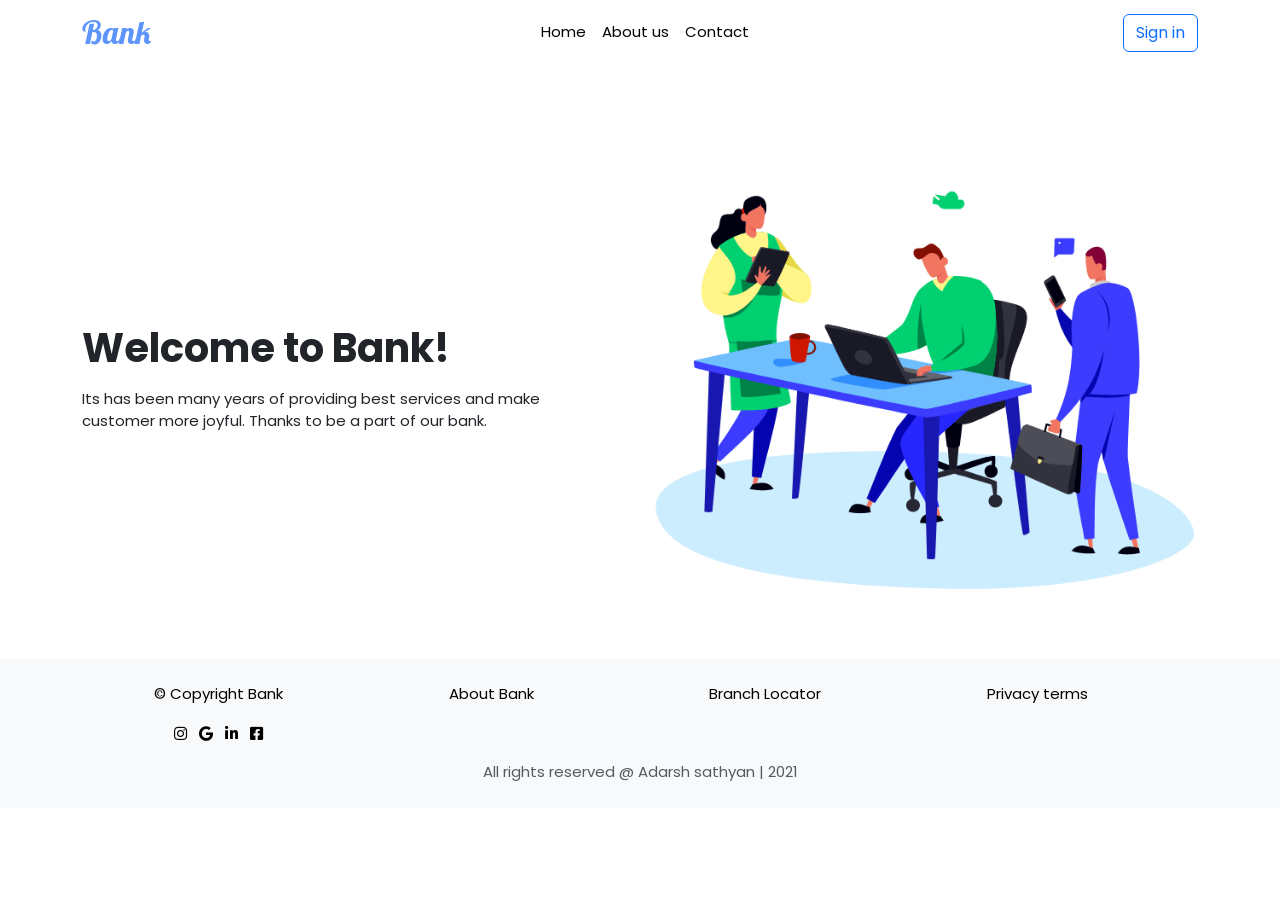
<file: Landing_page/index.html>
<!DOCTYPE html>
<html lang="en">

<head>
  <meta charset="UTF-8">
  <meta http-equiv="X-UA-Compatible" content="IE=edge">
  <meta name="viewport" content="width=device-width, initial-scale=1.0">
  <title>Bank</title>
  <link rel="stylesheet" href="./css/style.css">
  <link href="https://cdn.jsdelivr.net/npm/bootstrap@5.1.3/dist/css/bootstrap.min.css" rel="stylesheet"
    integrity="sha384-1BmE4kWBq78iYhFldvKuhfTAU6auU8tT94WrHftjDbrCEXSU1oBoqyl2QvZ6jIW3" crossorigin="anonymous">
    <link rel="stylesheet" href="https://pro.fontawesome.com/releases/v5.10.0/css/all.css" integrity="sha384-AYmEC3Yw5cVb3ZcuHtOA93w35dYTsvhLPVnYs9eStHfGJvOvKxVfELGroGkvsg+p" crossorigin="anonymous"/>

</head>

<body class="body" >
<header>
    <nav class="navbar navbar-expand-lg navbar-light  ">
      <div class="container">
        <a class="navbar-brand " href="#"><span class="h2 " style="font-family: 'Lobster', cursive; color: #5d95fd;">Bank</span></a>
        <button class="navbar-toggler" type="button" data-bs-toggle="collapse" data-bs-target="#navbarSupportedContent"
          aria-controls="navbarSupportedContent" aria-expanded="false" aria-label="Toggle navigation">
          <span class="navbar-toggler-icon"></span>
        </button>
        <div class="collapse navbar-collapse  justify-content-between" id="navbarSupportedContent">
          <ul class="navbar-nav ms-auto mb-2 mb-lg-0 ">
            <li class="nav-item ">
              <a class="nav-link active " aria-current="page" href="#">Home</a>
            </li>
            <li class="nav-item">
              <a class="nav-link active" aria-current="page" id="balance1" href="#"  onclick="bank.checkBalance()">Balance</a>
            </li>
            <li class="nav-item">
              <a class="nav-link active" aria-current="page" href="#" id="fund_transfer"  data-bs-toggle="modal" data-bs-target="#exampleModal">Fund transfer</a>
            </li>
            <li class="nav-item">
              <a class="nav-link active" aria-current="page" href="#">About us</a>
            </li>
            <li class="nav-item">
              <a class="nav-link active" aria-current="page" href="#">Contact</a>
            </li>
          </ul>
          <ul class="navbar-nav ms-auto">
            <a href="../Login/index.html" class="btn btn-outline-primary" id="signin">Sign in</a>
            <button class="btn btn-outline-dark " id="logout" onclick="bank.logout()">Logout</button>
          </ul>
        </div>
      </div>
    </nav>
</header>


<!-- Modal -->
<div class="modal fade" id="exampleModal" tabindex="-1" aria-labelledby="exampleModalLabel" aria-hidden="true">
  <div class="modal-dialog">
    <div class="modal-content">
      <div class="modal-header">
        <h6 class="modal-title" id="exampleModalLabel">Online transaction</h6><br>
          
    
        <button type="button" class="btn-close" data-bs-dismiss="modal" aria-label="Close"></button>
      </div>
      <div class="modal-body">
        <div class="form-group col-md-12 p-5 col-12">
          <h5 class="text-center ">Transfer Money</h5>
          <div class="d-flex justify-content-center">
            <img src="./images/transfer.gif" alt="" class="img-fluid col-md-12 " style="width: 50%; height: 200px;">
          </div>
          
          <div class="mb-3">
            <input type="password" placeholder="To account number" id="to_acno" class="form-control col-md-12">
          </div>
          <div class="mb-3">
            <input type="password" placeholder="confirm account number" id="c_acno" class="form-control col-md-12">
          </div>
          <div class="mb-3">
            <input type="number" placeholder="Amount" id="amnt" class="form-control col-md-12">
          </div>
          <div class="mb-5">
            <button onclick="bank.fundTransfer()" class="btn btn-outline-primary col-md-12 col-12">Transfer</button>
          </div>
          
          <div class="d-flex justify-content-between">
            <a class="text-left text-muted" style="text-decoration: none;">Learn more</a>
            <a href="#" class="text-right text-muted" style="text-decoration: none;" data-bs-dismiss="modal" aria-label="Close">Cancel</a>
          </div>
        </div>
        
      </div>
      
    </div>
  </div>
</div>

  <section id="land_page">
    <div class="container mt-5 col-md-12 col-12"  >
      <div class="row align-items-center">
        <div class="col-md-6 col-12">
          <h1 class="fw-bold ">Welcome to Bank!</h1>
          <p class="mt-3 col-md-11 " >Its has been many years of providing best services and make customer more joyful. Thanks to be a part of
            our bank.</p>
        </div>
        <div class="col-md-6 col-12">
          <img src="./images/home.gif" alt="" class="img-fluid">
        </div>
      </div>
    </div>
  </section>
  <section id="balance" style="display: none;">
    <div class="container mt-5 col-md-12 col-12"  >
      <div class="row align-items-center">
        <div class="col-md-6 col-12">
          <p class="mt-3 col-md-12 text-center " >Your available balance is</p>
            <h1 class="fw-bold text-center col-12" id="balance_amnt" style="font-size: 90px;">$890.00</h1>
        </div>
        <div class="col-md-6 col-12">
          <img src="./images/balance.gif" alt="" class="img-fluid">
        </div>
      </div>
    </div>
  </section>
<footer>
  <div class="container-fluid bg-light">
    <div class="container p-4">
      <div class="row  col-md-12 col-12 ">
      
        <div class="col-md-3 col-12">
          <p class="text-center "><a href="" style="text-decoration: none;color: black;">© Copyright Bank</a></p>
          <p class="text-center">
            <a href=""  style="text-decoration: none;color: black;">
            <i class="fab fa-instagram p-1"></i> 
            <i class="fab fa-google p-1"></i>
            <i class="fab fa-linkedin-in p-1"></i>
            <i class="fab fa-facebook-square p-1"></i>
          </a>
        </p>
        </div>
        <div class="col-md-3 col-12">
          <p class="text-center "><a href="#" style="text-decoration: none;color: black;">About Bank</a></p>
          
        </div>
        <div class="col-md-3 col-12">
          <p class="text-center t"> <a href="" style="text-decoration: none;color: black;">Branch Locator</a> </p>
        </div>
        <div class="col-md-3 col-12">
          <p class="text-center t"> <a href="" style="text-decoration: none;color: black;">Privacy terms</a> </p>
        </div>
      </div>
   
        <p class="text-center mb-0 text-muted ">All rights reserved @ Adarsh sathyan | 2021</p>
   
    </div>
  </div>

</footer>
</body>
<script src="./js/script.js"></script>
<script src="https://cdn.jsdelivr.net/npm/bootstrap@5.1.3/dist/js/bootstrap.bundle.min.js"
  integrity="sha384-ka7Sk0Gln4gmtz2MlQnikT1wXgYsOg+OMhuP+IlRH9sENBO0LRn5q+8nbTov4+1p" crossorigin="anonymous"></script>

</html>
</file>
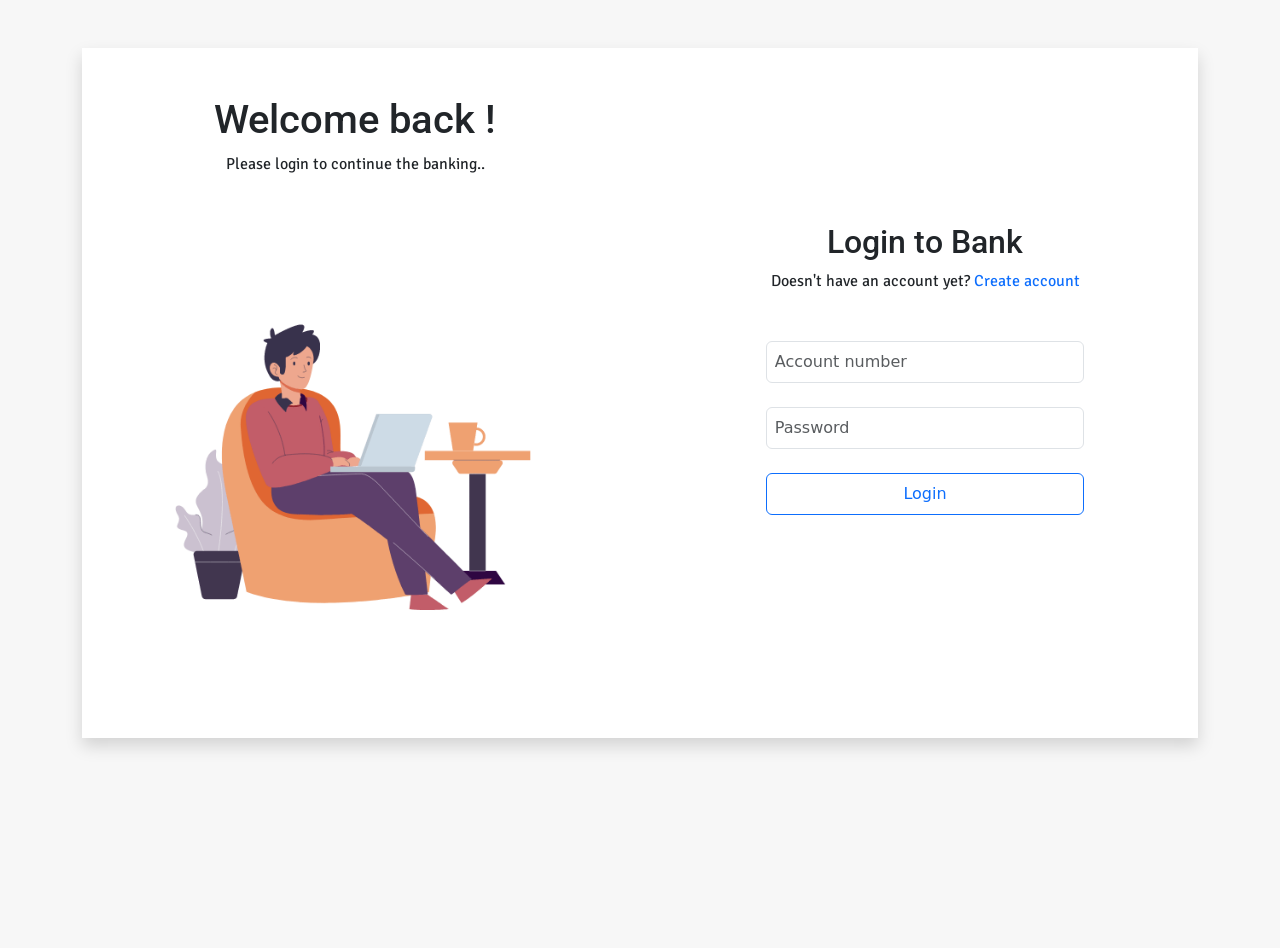
<file: Login/index.html>
<!DOCTYPE html>
<html lang="en">

<head>
    <meta charset="UTF-8">
    <meta http-equiv="X-UA-Compatible" content="IE=edge">
    <meta name="viewport" content="width=device-width, initial-scale=1.0">
    <title>Login | Bank</title>
    <link rel="stylesheet" href="./css/style.css">
    <link rel="shortcut icon" href="./images/favicon.jpg" type="image/x-icon">
    <link href="https://cdn.jsdelivr.net/npm/bootstrap@5.1.3/dist/css/bootstrap.min.css" rel="stylesheet"
        integrity="sha384-1BmE4kWBq78iYhFldvKuhfTAU6auU8tT94WrHftjDbrCEXSU1oBoqyl2QvZ6jIW3" crossorigin="anonymous">
</head>

<body class="body">
    <section>
        <div class="container col-md-12 col-12  main ">
            <div class="parent shadow mt-5 ">
                <div class="row main_row">
                    <div class="col-md-6 mt-5 ">
                        <h1 class="text-center">Welcome back ! </h1>
                        <p class="text-center">Please login to continue the banking..</p>
                        <img src="./images/login.gif" alt="" class="img-fluid">

                    </div>
                    <div class="col-md-6 col-12   ">

                        <h2 class="text-center mb-2">Login to Bank</h2>
                        <p class="text-center mb-5">Doesn't have an account yet? <a class="a" href="../Registration/index.html">Create account</a></p>
                        <div class=" form-group col-md-7 col-10 mb-5 ms-auto me-auto">
                            <div class="mb-4">
                                <input type="number" name="" id="accno" class="form-control p-2 "
                                    placeholder="Account number">
                            </div>
                            <div class="mb-4">
                                <input type="password" name="" id="password" class="form-control p-2"
                                    placeholder="Password">
                            </div>
                            <div class="mb-4 ">
                                <button class="btn btn-outline-primary text-center p-2 col-md-12 col-12 " onclick="bank.authenticate()">Login</button>
                            </div>
                        </div>
                        


                    </div>
                </div>
            </div>

        </div>
    </section>
</body>
<script src="https://cdn.jsdelivr.net/npm/bootstrap@5.1.3/dist/js/bootstrap.bundle.min.js"
    integrity="sha384-ka7Sk0Gln4gmtz2MlQnikT1wXgYsOg+OMhuP+IlRH9sENBO0LRn5q+8nbTov4+1p"
    crossorigin="anonymous"></script>
<script src="./js/script.js"></script>

</html>
</file>
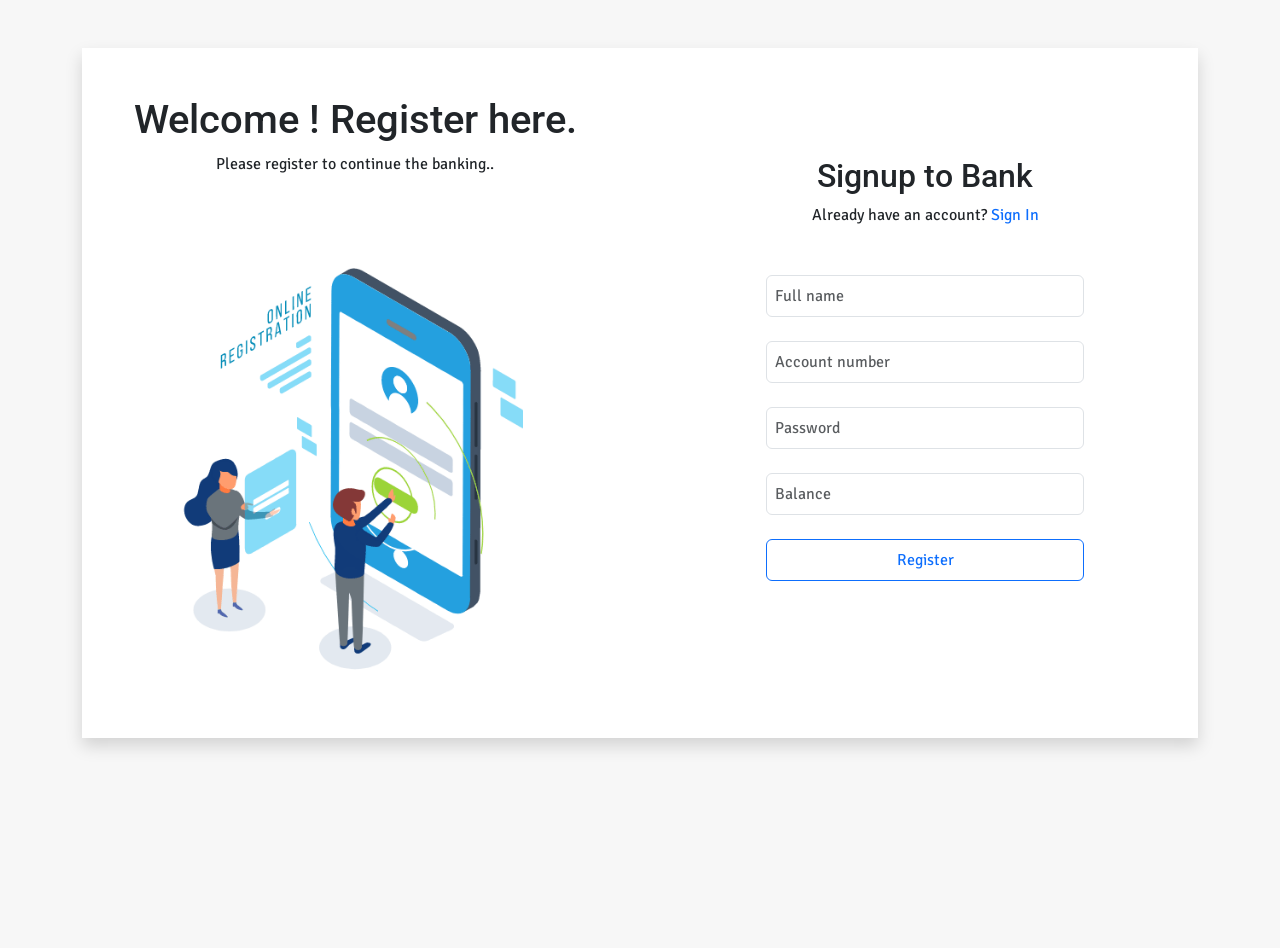
<file: Registration/index.html>
<!DOCTYPE html>
<html lang="en">
<head>
    <meta charset="UTF-8">
    <meta http-equiv="X-UA-Compatible" content="IE=edge">
    <meta name="viewport" content="width=device-width, initial-scale=1.0">
    <title>Registration | Bank</title>
    <link rel="stylesheet" href="./css/style.css">
    <link rel="shortcut icon" href="./images/favicon.jpg" type="image/x-icon">
    <link href="https://cdn.jsdelivr.net/npm/bootstrap@5.1.3/dist/css/bootstrap.min.css" rel="stylesheet" integrity="sha384-1BmE4kWBq78iYhFldvKuhfTAU6auU8tT94WrHftjDbrCEXSU1oBoqyl2QvZ6jIW3" crossorigin="anonymous">
</head>
<body class="body">
    <section>
        <div class="container col-md-12 col-12  main" >
            <div class="parent shadow mt-5">
                <div class="row main_row">
                    <div class="col-md-6 mt-5 ">
                        <h1 class="text-center">Welcome ! Register here.</h1>
                        <p class="text-center">Please register to continue the banking..</p>
                        <img src="./images/register.gif" alt="" class="img-fluid">
                       
                    </div>
                    <div class="col-md-6 col-12   ">
                        
                            <h2 class="text-center mb-2">Signup to Bank</h2>
                        <p class="text-center mb-5">Already have an account? <a class="a" href="">Sign In</a></p>
                        <form action="" class="form-group col-md-7 col-10 mb-5 ms-auto me-auto">
                            <div class="mb-4">
                                <input type="text" name="" id="username" class="form-control p-2 " placeholder="Full name">
                            </div>
                            <div class="mb-4">
                                <input type="number" name="" id="accno" class="form-control p-2" placeholder="Account number">
                            </div>
                            <div class="mb-4">
                                <input type="password" name="" id="pass" class="form-control p-2" placeholder="Password">
                            </div>
                            <div class="mb-4">
                                <input type="number" name="" id="balance" class="form-control p-2" placeholder="Balance ">
                            </div>
                            <div class="mb-4 ">
                               <button class="btn btn-outline-primary text-center p-2 col-md-12 col-12 " onclick="bank.createAccount()">Register</button>
                            </div>
                        </form>
                      
                        
                    </div>
                </div>
            </div>
            
        </div>
    </section>
</body>
<script src="https://cdn.jsdelivr.net/npm/bootstrap@5.1.3/dist/js/bootstrap.bundle.min.js" integrity="sha384-ka7Sk0Gln4gmtz2MlQnikT1wXgYsOg+OMhuP+IlRH9sENBO0LRn5q+8nbTov4+1p" crossorigin="anonymous"></script>
<script src="./js/script.js"></script>
</html>
</file>
<file: Landing_page/css/style.css>
@import url('https://fonts.googleapis.com/css2?family=Poppins:wght@300&display=swap');
@import url('https://fonts.googleapis.com/css2?family=Lobster&family=Poppins:wght@300&display=swap');

.body{
    font-family: 'Poppins',sans-serif;
    font-size: 15px;
    
}
</file>
<file: Login/css/style.css>
@import url('https://fonts.googleapis.com/css2?family=Lobster&display=swap');
@import url('https://fonts.googleapis.com/css2?family=Lobster&family=Signika+Negative:wght@300&display=swap');
@import url('https://fonts.googleapis.com/css2?family=Roboto:wght@300&display=swap');
.body{
    background-color: #f7f7f7;
    
}
.parent{
    background-color: white;
}
.main{
    height: 900px;
}
.main_row{
    display: flex;
    justify-content: space-around;
    align-items: center;
}
h1, h2{
    font-family: 'Roboto', sans-serif;
}
p{
    font-family: 'Signika Negative', sans-serif
}
form{
    font-family: 'Signika Negative', sans-serif
}
.a{
    text-decoration: none;
}
</file>
<file: Registration/css/style.css>
@import url('https://fonts.googleapis.com/css2?family=Lobster&family=Signika+Negative:wght@300&display=swap');
@import url('https://fonts.googleapis.com/css2?family=Roboto:wght@300&display=swap');
.body{
    background-color: #f7f7f7;
    
}
.parent{
    background-color: white;
}
.main{
    height: 900px;
}
.main_row{
    display: flex;
    justify-content: space-around;
    align-items: center;
}
h1, h2{
    font-family: 'Roboto', sans-serif;
}
p{
    font-family: 'Signika Negative', sans-serif
}
form{
    font-family: 'Signika Negative', sans-serif
}
.a{
    text-decoration: none;

}
</file>
